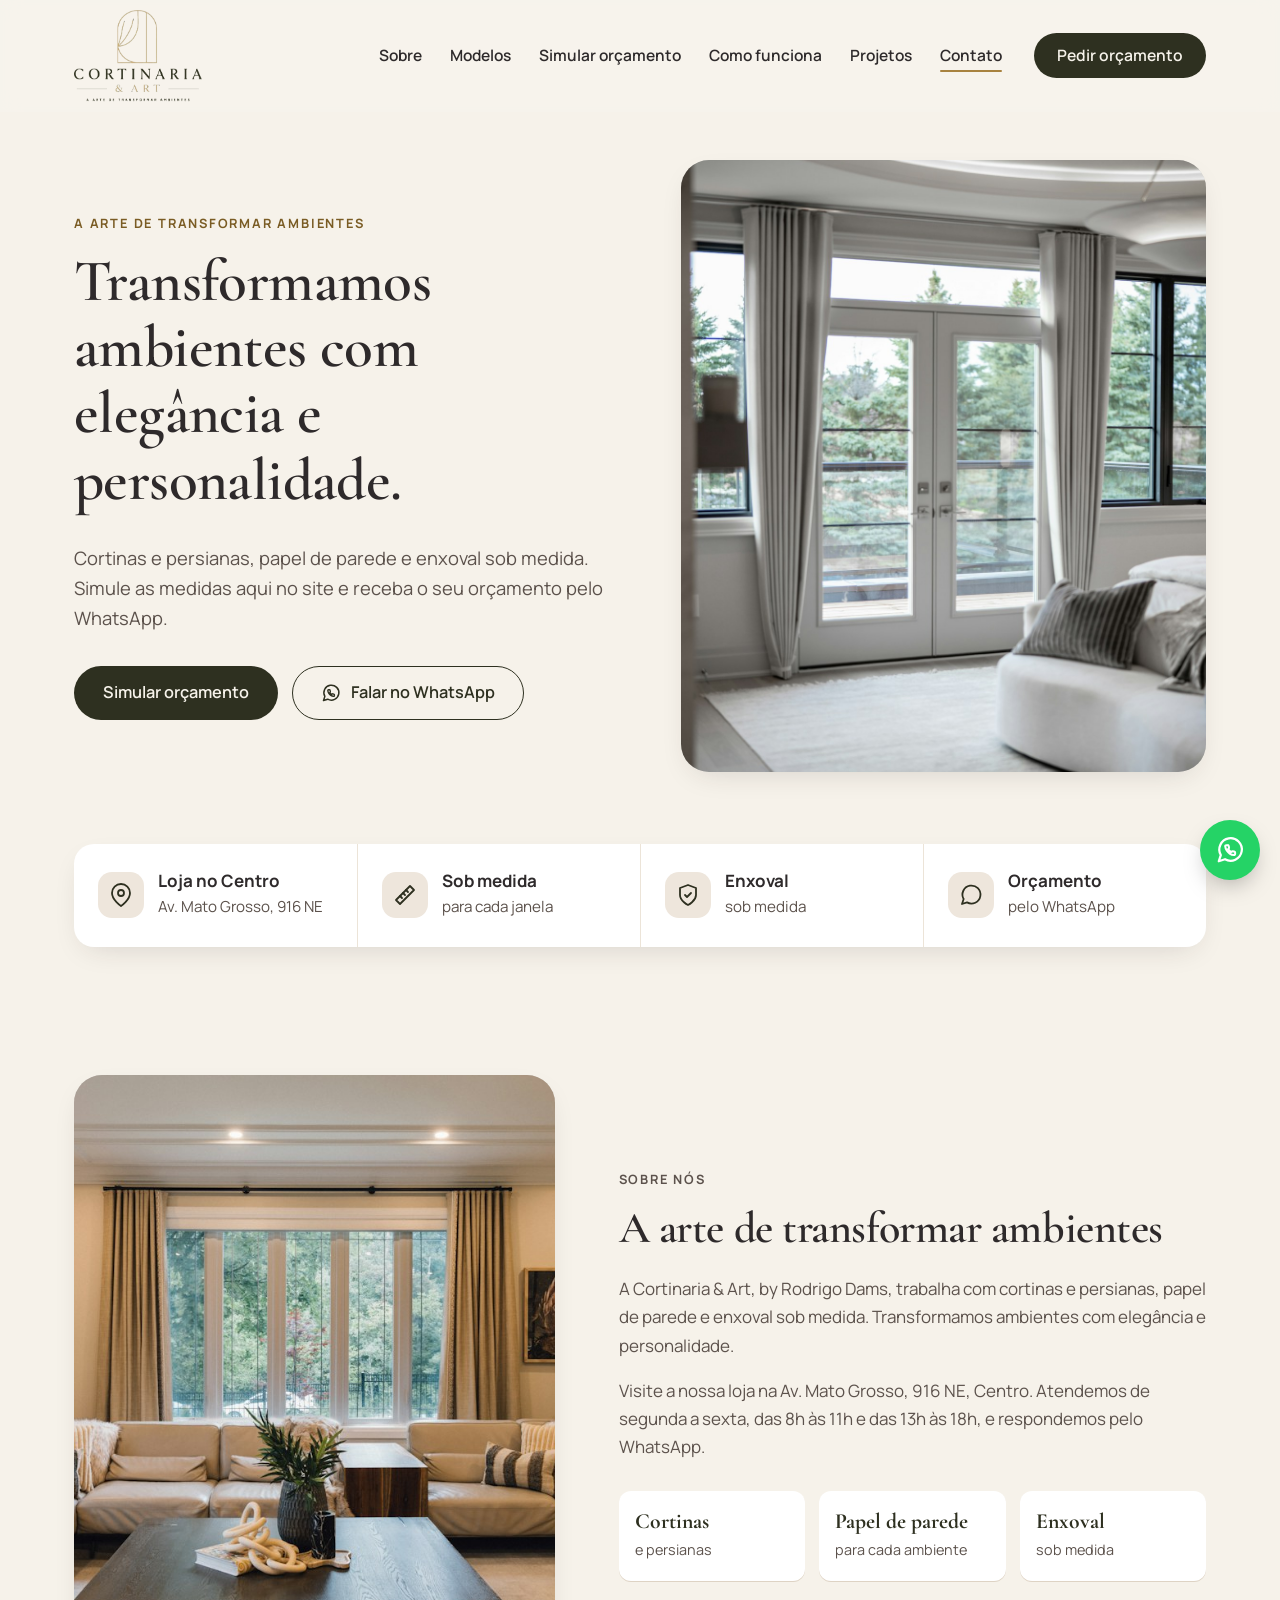
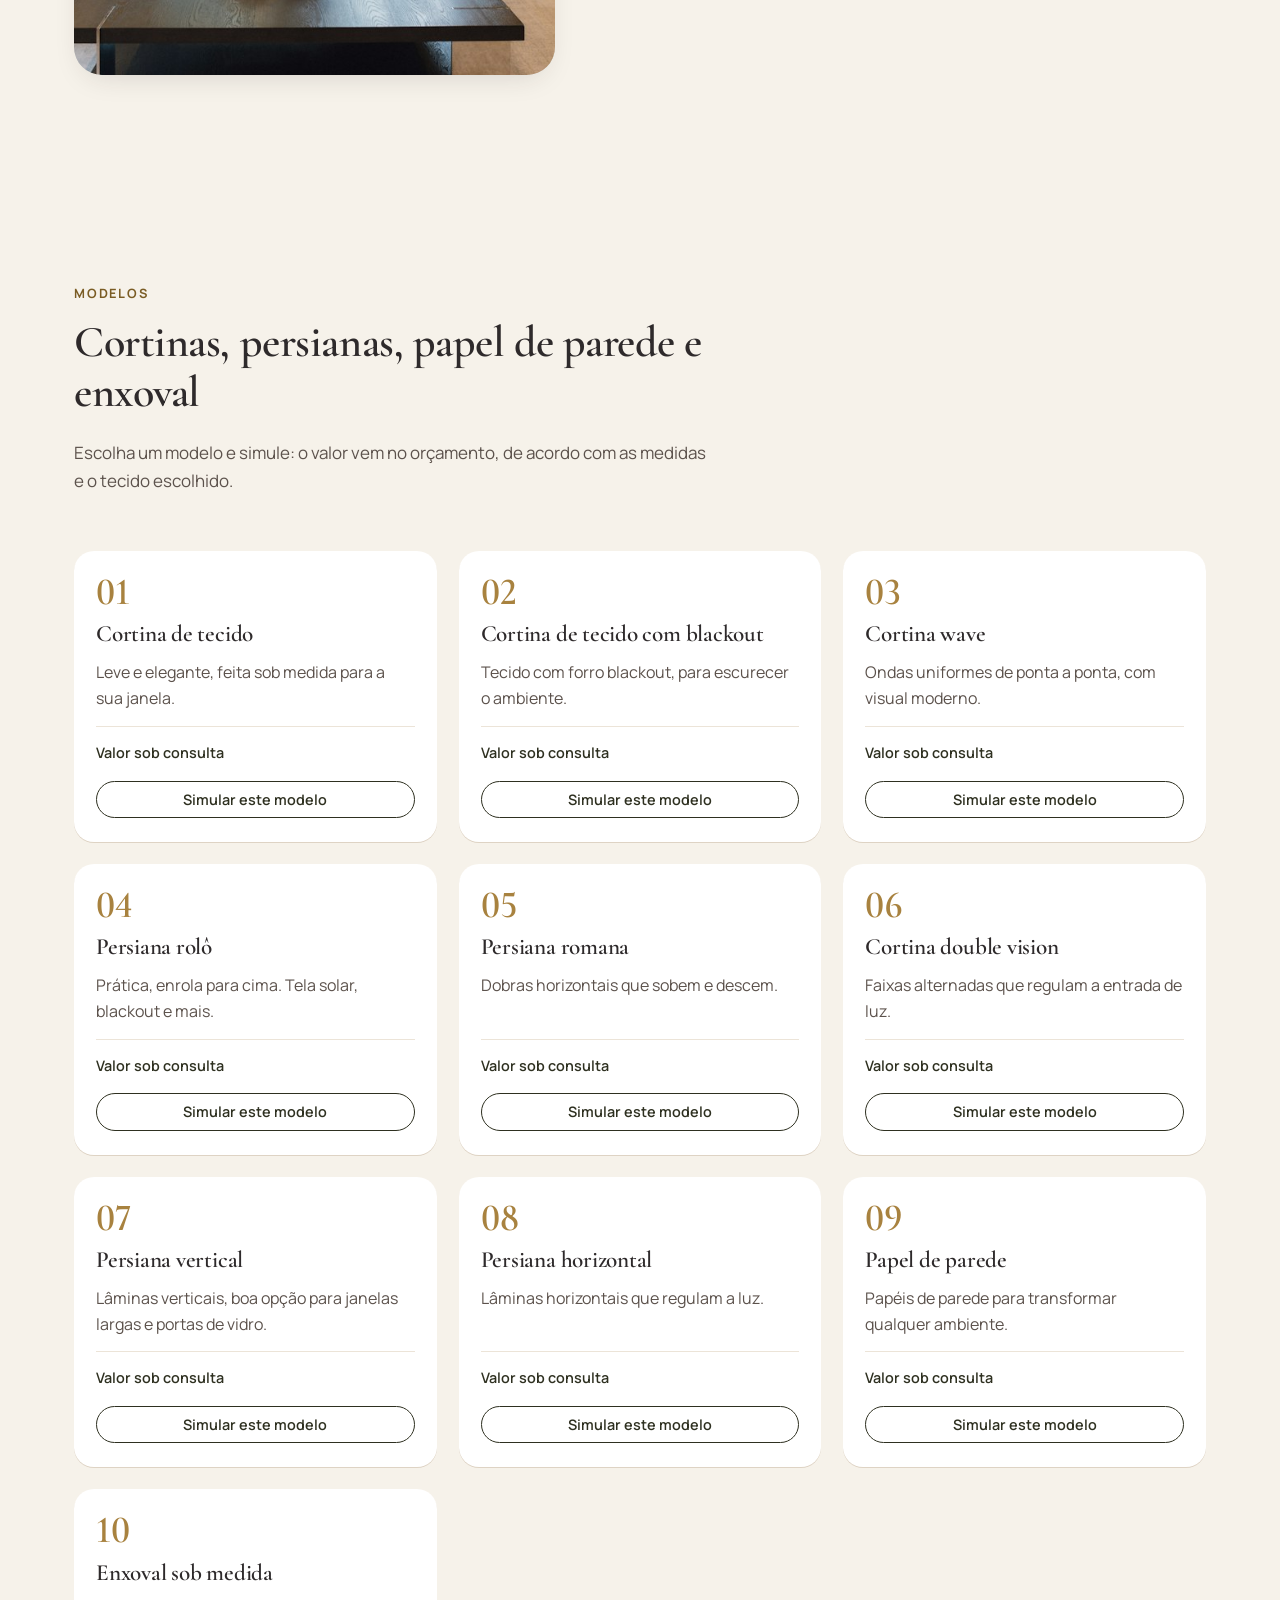
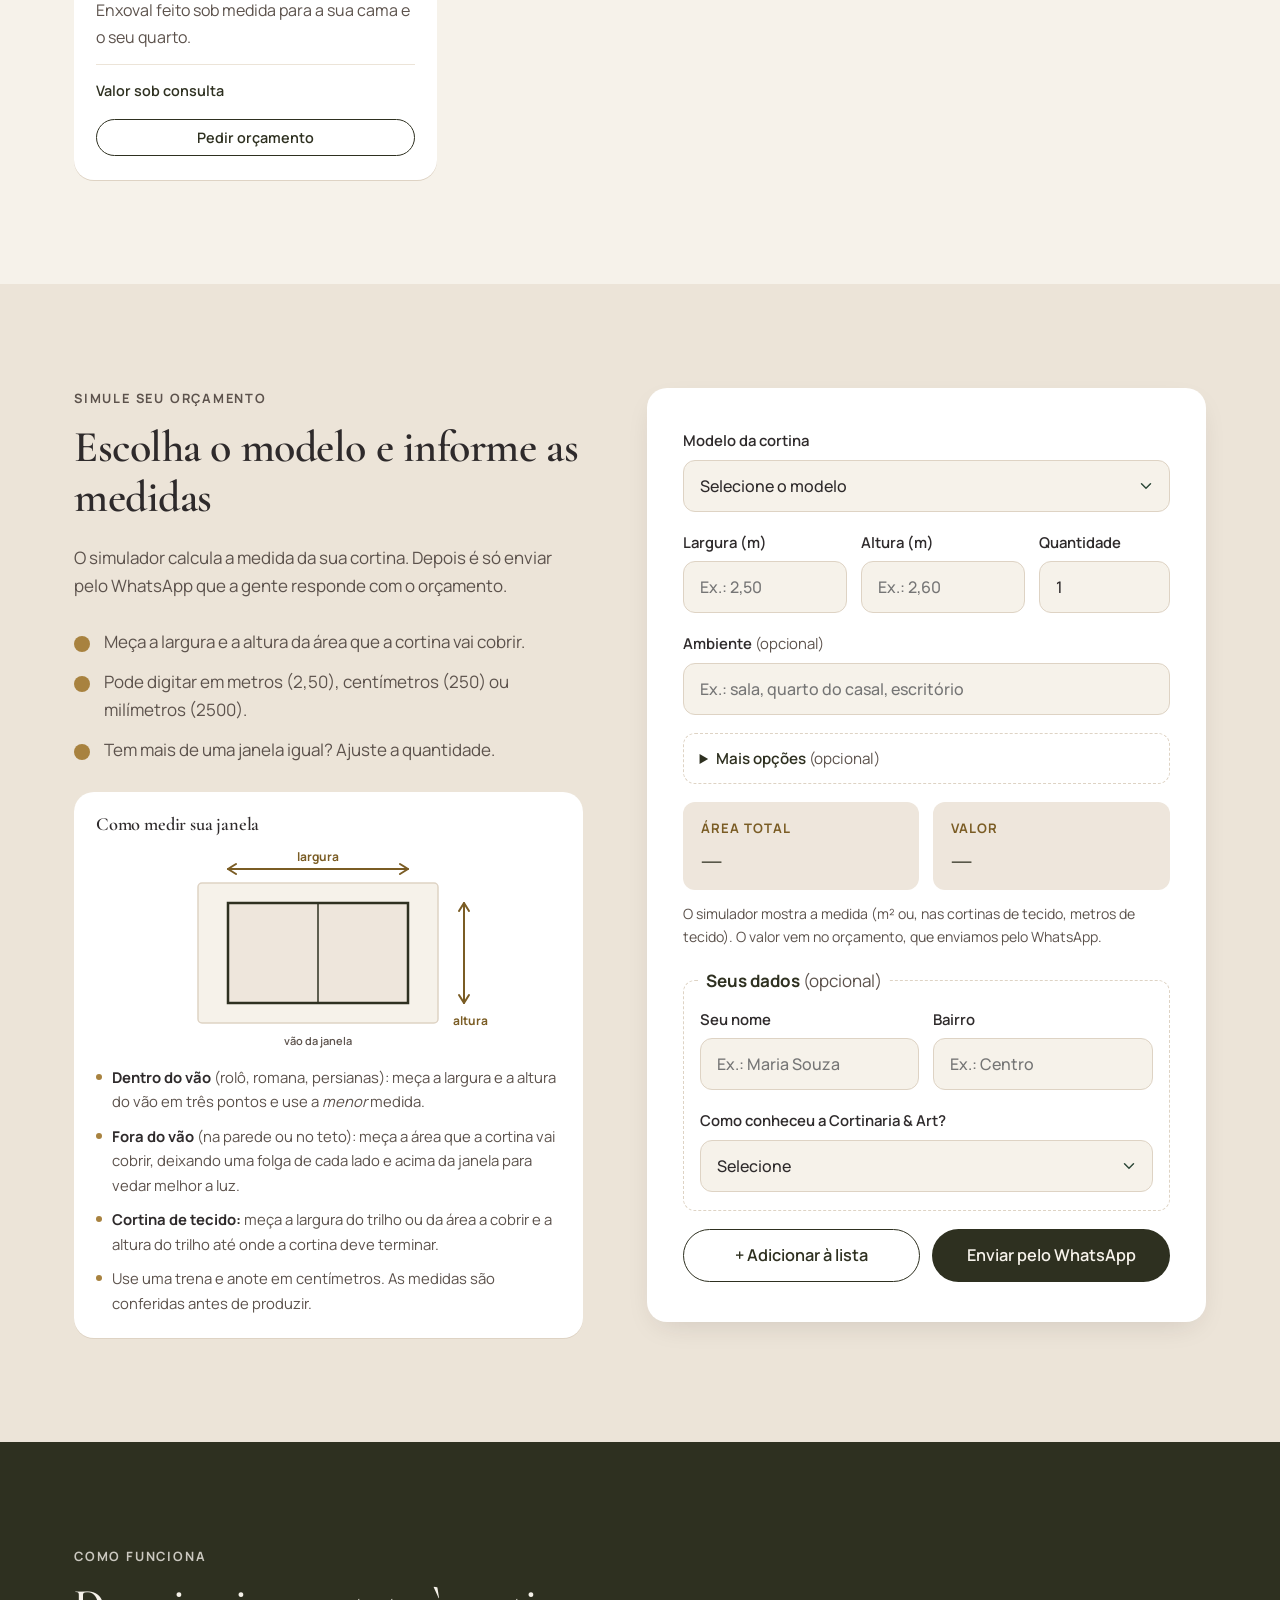
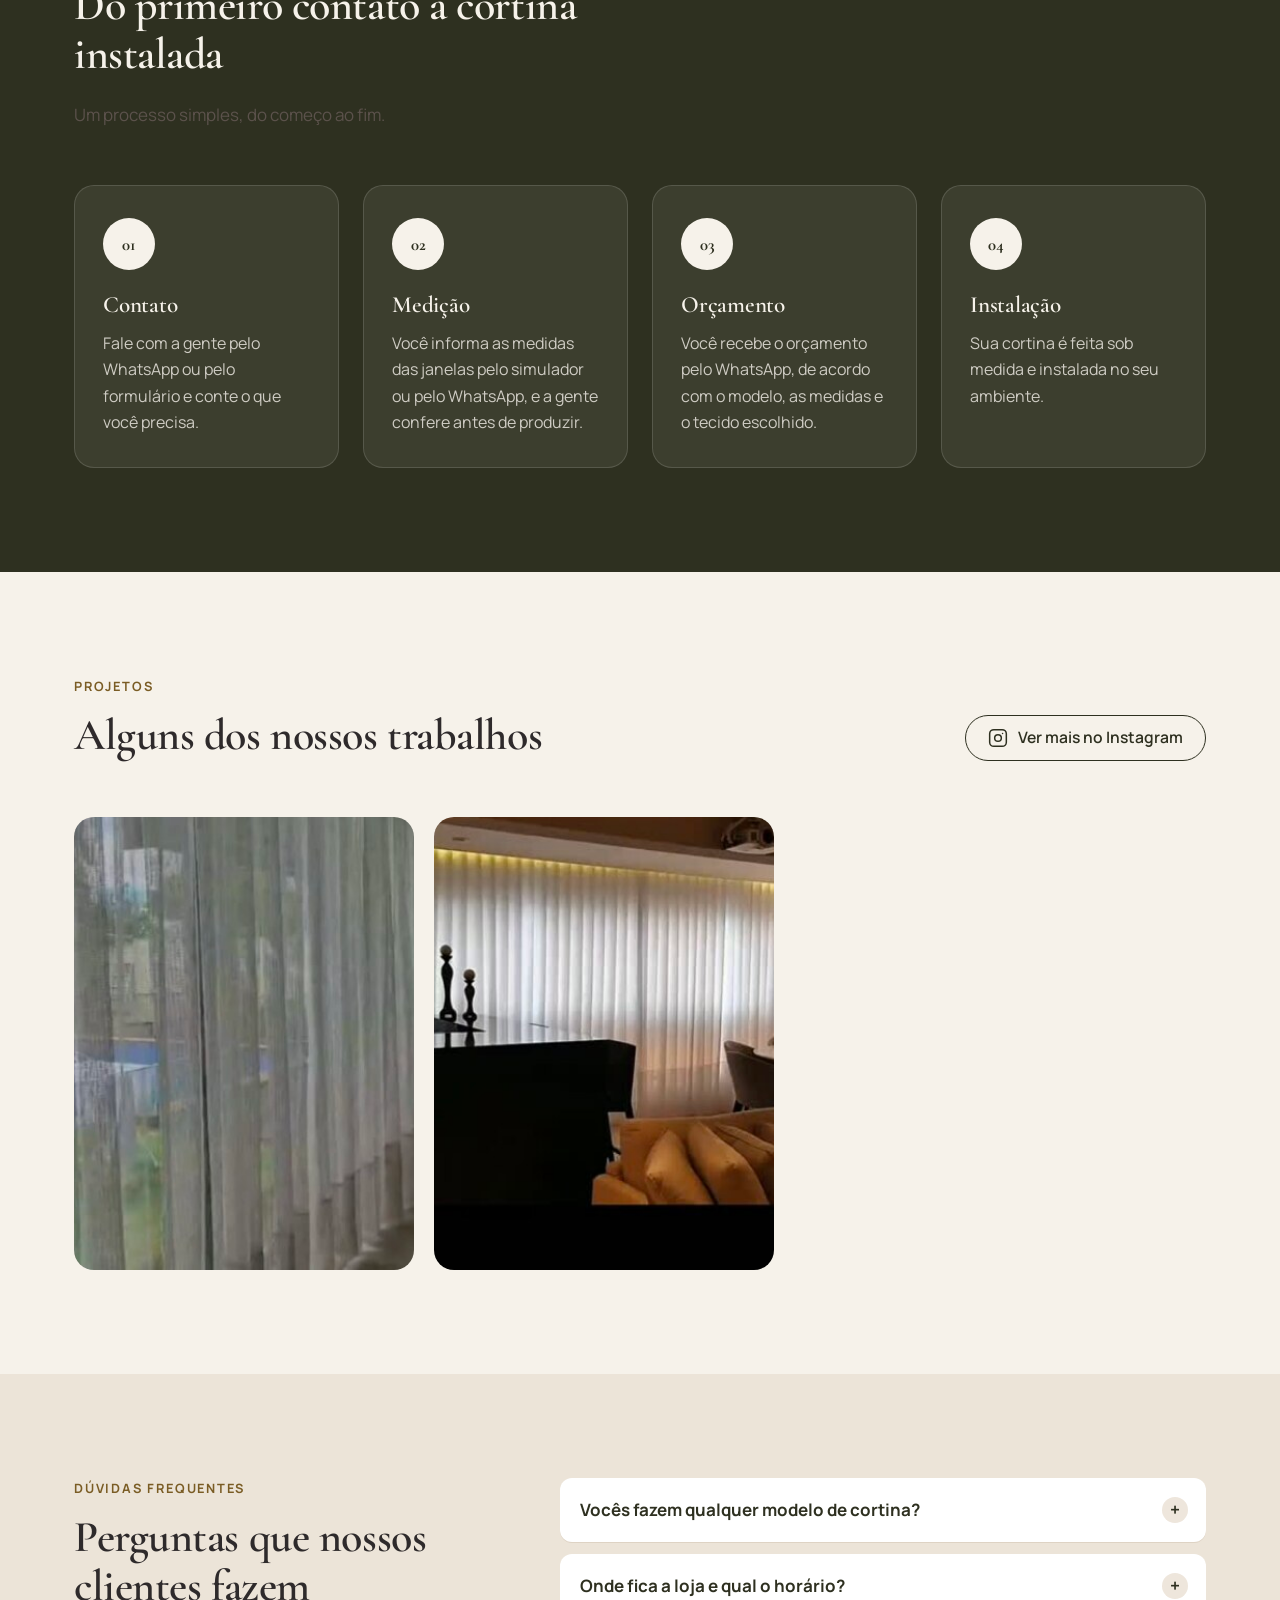
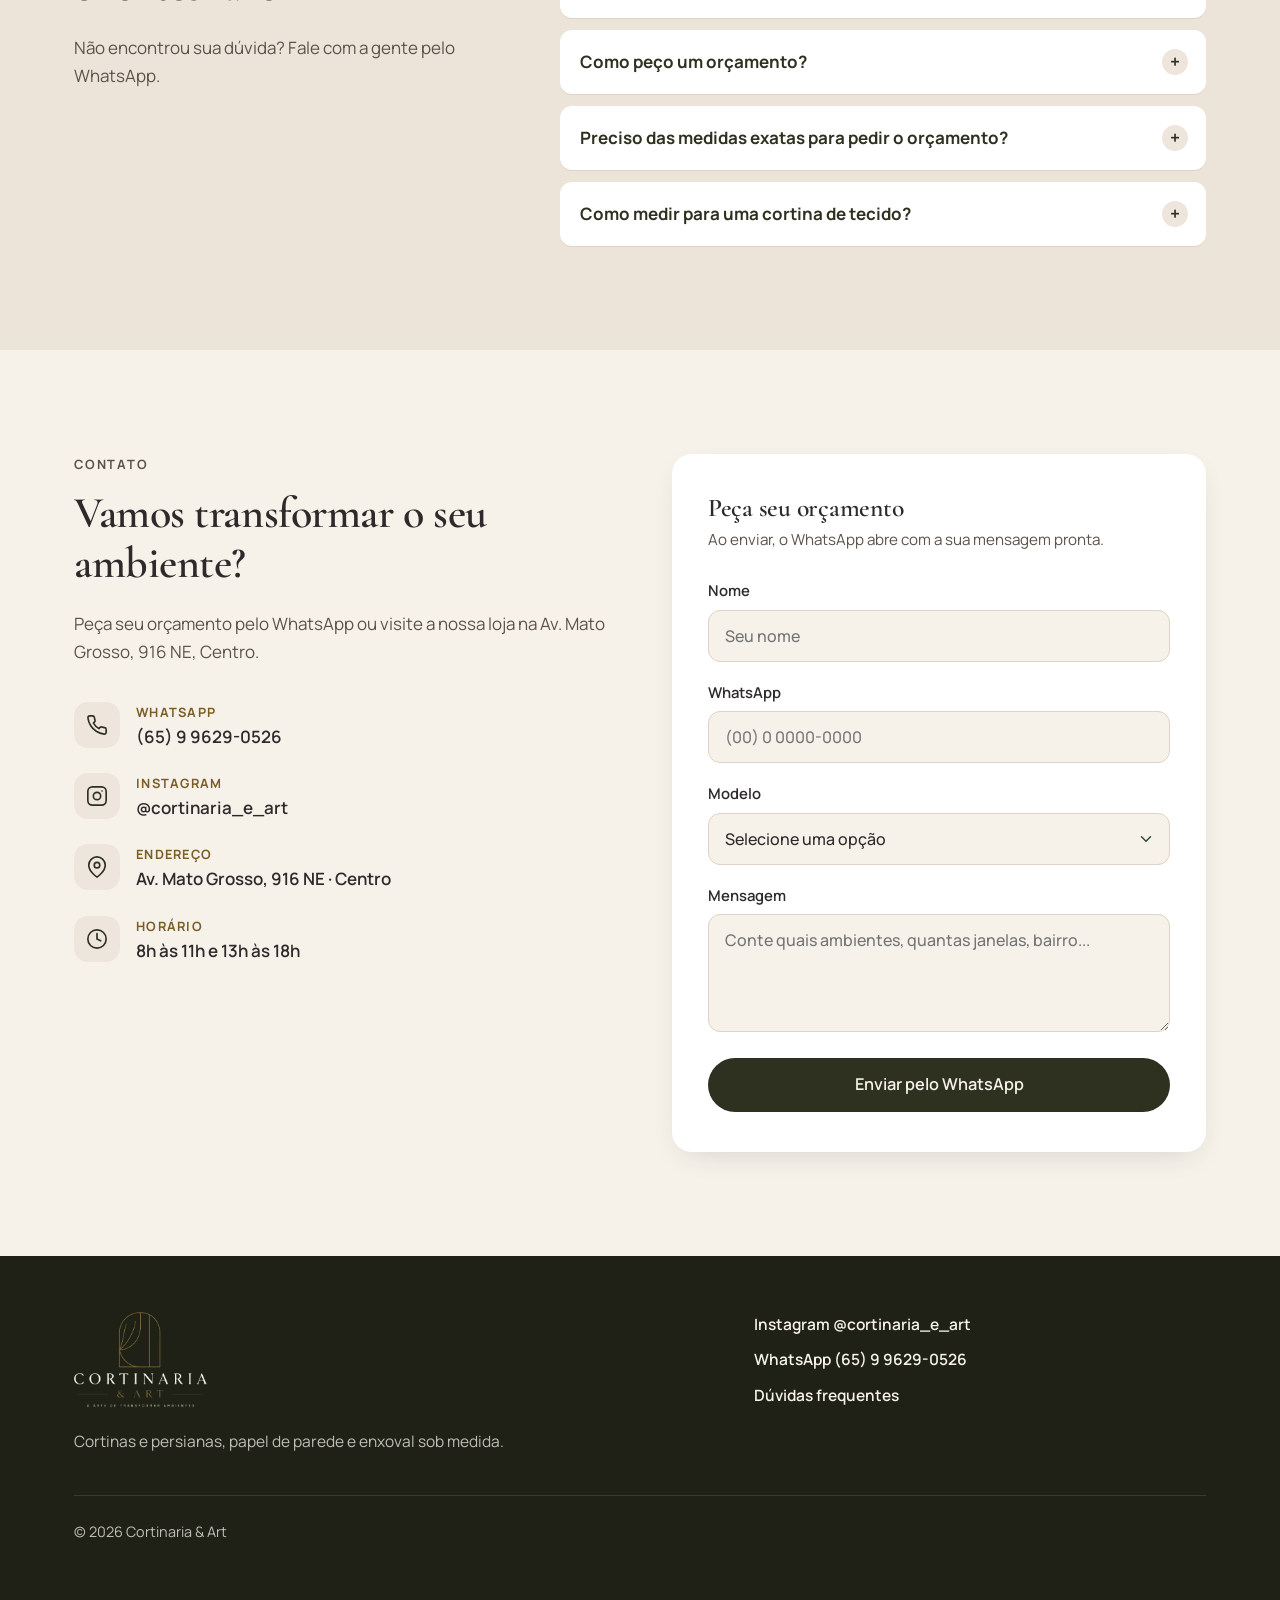
<file: index.html>
<!DOCTYPE html>
<html lang="pt-BR">
<head>
  <meta charset="UTF-8">
  <meta name="viewport" content="width=device-width, initial-scale=1">
  <title>Cortinaria &amp; Art | Cortinas, persianas, papel de parede e enxoval sob medida</title>
  <meta name="description" content="Cortinaria &amp; Art by Rodrigo Dams: cortinas e persianas, papel de parede e enxoval sob medida. A arte de transformar ambientes. Peça seu orçamento pelo WhatsApp.">
  <meta name="theme-color" content="#2E3020">
  <!-- Prévia para apresentar à cliente: fora do Google até ser aprovada. Remova esta linha ao publicar de vez. -->
  <meta name="robots" content="noindex">
  <meta property="og:type" content="website">
  <meta property="og:locale" content="pt_BR">
  <meta property="og:site_name" content="Cortinaria &amp; Art">
  <meta property="og:title" content="Cortinaria &amp; Art | A arte de transformar ambientes">
  <meta property="og:description" content="Cortinas e persianas, papel de parede e enxoval sob medida.">
  <meta property="og:image" content="img/og-image.jpg">
  <meta property="og:image:alt" content="Logo da Cortinaria &amp; Art">
  <meta name="twitter:card" content="summary_large_image">
  <link rel="icon" href="img/favicon.png" type="image/png">
  <link rel="apple-touch-icon" href="img/favicon-180.png">
  <link rel="preconnect" href="https://fonts.googleapis.com">
  <link rel="preconnect" href="https://fonts.gstatic.com" crossorigin>
  <link href="https://fonts.googleapis.com/css2?family=Cormorant+Garamond:wght@500;600;700&family=Manrope:wght@400;500;600;700&display=swap" rel="stylesheet">
  <link rel="stylesheet" href="css/style.css?v=1">
  <script type="application/ld+json">
  {
    "@context": "https://schema.org",
    "@type": "HomeAndConstructionBusiness",
    "name": "Cortinaria & Art",
    "description": "Cortinas e persianas, papel de parede e enxoval sob medida.",
    "telephone": "+55 65 99629-0526",
    "address": {"@type": "PostalAddress", "streetAddress": "Av. Mato Grosso, 916 NE - Centro", "addressCountry": "BR"},
    "sameAs": ["https://www.instagram.com/cortinaria_e_art/"]
  }
  </script>
</head>
<body>

  <a class="skip-link" href="#conteudo">Pular para o conteúdo</a>

  <!-- 1. CABEÇALHO -->
  <header class="header" id="topo">
    <div class="container header__inner">
      <a href="#topo" class="logo" aria-label="Cortinaria &amp; Art, voltar ao início">
        <img src="img/logo-cortinaria.png" alt="Cortinaria &amp; Art – a arte de transformar ambientes" width="762" height="549">
      </a>

      <nav class="nav" id="menu" aria-label="Menu principal">
        <ul class="nav__list">
          <li><a href="#sobre" class="nav__link">Sobre</a></li>
          <li><a href="#modelos" class="nav__link">Modelos</a></li>
          <li><a href="#simulador" class="nav__link">Simular orçamento</a></li>
          <li><a href="#como-funciona" class="nav__link">Como funciona</a></li>
          <li><a href="#projetos" class="nav__link">Projetos</a></li>
          <li><a href="#contato" class="nav__link">Contato</a></li>
        </ul>
        <a href="#contato" class="btn btn--primary nav__cta">Pedir orçamento</a>
      </nav>

      <button class="hamburger" type="button" aria-label="Abrir menu" aria-expanded="false" aria-controls="menu">
        <span></span><span></span><span></span>
      </button>
    </div>
  </header>

  <main id="conteudo">

    <!-- 2. HERO -->
    <section class="hero">
      <div class="container hero__inner">
        <div class="hero__text">
          <p class="eyebrow">A arte de transformar ambientes</p>
          <h1>Transformamos ambientes com elegância e personalidade.</h1>
          <p class="hero__lead">Cortinas e persianas, papel de parede e enxoval sob medida. Simule as medidas aqui no site e receba o seu orçamento pelo WhatsApp.</p>
          <div class="hero__actions">
            <a href="#simulador" class="btn btn--primary btn--lg">Simular orçamento</a>
            <a href="https://wa.me/5565996290526" class="btn btn--outline btn--lg" data-whatsapp data-msg="Olá, Cortinaria &amp; Art! Vim pelo site e gostaria de mais informações." target="_blank" rel="noopener">
              <svg class="icon" viewBox="0 0 24 24" aria-hidden="true"><path d="M3 21l1.65-4.95A9 9 0 1 1 8 19.4L3 21z"/><g transform="translate(7.3 7.3) scale(.4)" stroke-width="4"><path d="M22 16.92v3a2 2 0 0 1-2.18 2 19.79 19.79 0 0 1-8.63-3.07 19.5 19.5 0 0 1-6-6 19.79 19.79 0 0 1-3.07-8.67A2 2 0 0 1 4.11 2h3a2 2 0 0 1 2 1.72 12.84 12.84 0 0 0 .7 2.81 2 2 0 0 1-.45 2.11L8.09 9.91a16 16 0 0 0 6 6l1.27-1.27a2 2 0 0 1 2.11-.45 12.84 12.84 0 0 0 2.81.7A2 2 0 0 1 22 16.92z"/></g></svg>
              Falar no WhatsApp
            </a>
          </div>
        </div>
        <figure class="hero__media media" data-label="Foto grande: ambiente com cortina instalada (img/hero.jpg)">
          <img src="img/hero.jpg" alt="Sala com cortinas de tecido (foto ilustrativa)" fetchpriority="high">
        </figure>
      </div>
    </section>

    <!-- 3. DIFERENCIAIS -->
    <section class="perks" aria-label="Nossos diferenciais">
      <div class="container">
        <ul class="perks__list">
          <li class="perk">
            <svg class="perk__icon" viewBox="0 0 24 24" aria-hidden="true"><path d="M21 10c0 7-9 13-9 13s-9-6-9-13a9 9 0 0 1 18 0z"/><circle cx="12" cy="10" r="3"/></svg>
            <div><strong>Loja no Centro</strong><span>Av. Mato Grosso, 916 NE</span></div>
          </li>
          <li class="perk">
            <svg class="perk__icon" viewBox="0 0 24 24" aria-hidden="true"><path d="M3 17 17 3l4 4L7 21z"/><path d="m7 13 2 2M10 10l2 2M13 7l2 2"/></svg>
            <div><strong>Sob medida</strong><span>para cada janela</span></div>
          </li>
          <li class="perk">
            <svg class="perk__icon" viewBox="0 0 24 24" aria-hidden="true"><path d="M12 22s8-4 8-10V5l-8-3-8 3v7c0 6 8 10 8 10z"/><path d="m9 12 2 2 4-4"/></svg>
            <div><strong>Enxoval</strong><span>sob medida</span></div>
          </li>
          <li class="perk">
            <svg class="perk__icon" viewBox="0 0 24 24" aria-hidden="true"><path d="M3 21l1.65-4.95A9 9 0 1 1 8 19.4L3 21z"/></svg>
            <div><strong>Orçamento</strong><span>pelo WhatsApp</span></div>
          </li>
        </ul>
      </div>
    </section>

    <!-- SOBRE NÓS -->
    <section class="section" id="sobre">
      <div class="container sobre">
        <figure class="media sobre__media" data-label="Foto: ambiente com cortina (img/sobre.jpg)">
          <img src="img/sobre.jpg" alt="Sala com cortinas sob medida (foto ilustrativa)" loading="lazy">
        </figure>
        <div class="sobre__texto">
          <p class="eyebrow">Sobre nós</p>
          <h2>A arte de transformar ambientes</h2>
          <p>A Cortinaria &amp; Art, by Rodrigo Dams, trabalha com cortinas e persianas, papel de parede e enxoval sob medida. Transformamos ambientes com elegância e personalidade.</p>
          <p>Visite a nossa loja na Av. Mato Grosso, 916 NE, Centro. Atendemos de segunda a sexta, das 8h às 11h e das 13h às 18h, e respondemos pelo WhatsApp.</p>
          <ul class="sobre__destaques">
            <li><strong>Cortinas</strong><span>e persianas</span></li>
            <li><strong>Papel de parede</strong><span>para cada ambiente</span></li>
            <li><strong>Enxoval</strong><span>sob medida</span></li>
          </ul>
        </div>
      </div>
    </section>

    <!-- 4. MODELOS -->
    <section class="section" id="modelos">
      <div class="container">
        <div class="section__head">
          <p class="eyebrow">Modelos</p>
          <h2>Cortinas, persianas, papel de parede e enxoval</h2>
          <p>Escolha um modelo e simule: o valor vem no orçamento, de acordo com as medidas e o tecido escolhido.</p>
        </div>

        <div class="products">
          <article class="card product">
            <div class="product__body">
              <span class="product__num" aria-hidden="true">01</span>
              <h3>Cortina de tecido</h3>
              <p>Leve e elegante, feita sob medida para a sua janela.</p>
              <p class="product__price">Valor sob consulta</p>
              <button type="button" class="btn btn--outline btn--sm product__sim" data-modelo="Cortina de tecido">Simular este modelo</button>
            </div>
          </article>
          <article class="card product">
            <div class="product__body">
              <span class="product__num" aria-hidden="true">02</span>
              <h3>Cortina de tecido com blackout</h3>
              <p>Tecido com forro blackout, para escurecer o ambiente.</p>
              <p class="product__price">Valor sob consulta</p>
              <button type="button" class="btn btn--outline btn--sm product__sim" data-modelo="Cortina de tecido com blackout">Simular este modelo</button>
            </div>
          </article>
          <article class="card product">
            <div class="product__body">
              <span class="product__num" aria-hidden="true">03</span>
              <h3>Cortina wave</h3>
              <p>Ondas uniformes de ponta a ponta, com visual moderno.</p>
              <p class="product__price">Valor sob consulta</p>
              <button type="button" class="btn btn--outline btn--sm product__sim" data-modelo="Cortina wave">Simular este modelo</button>
            </div>
          </article>
          <article class="card product">
            <div class="product__body">
              <span class="product__num" aria-hidden="true">04</span>
              <h3>Persiana rolô</h3>
              <p>Prática, enrola para cima. Tela solar, blackout e mais.</p>
              <p class="product__price">Valor sob consulta</p>
              <button type="button" class="btn btn--outline btn--sm product__sim" data-modelo="Persiana rolô">Simular este modelo</button>
            </div>
          </article>
          <article class="card product">
            <div class="product__body">
              <span class="product__num" aria-hidden="true">05</span>
              <h3>Persiana romana</h3>
              <p>Dobras horizontais que sobem e descem.</p>
              <p class="product__price">Valor sob consulta</p>
              <button type="button" class="btn btn--outline btn--sm product__sim" data-modelo="Persiana romana">Simular este modelo</button>
            </div>
          </article>
          <article class="card product">
            <div class="product__body">
              <span class="product__num" aria-hidden="true">06</span>
              <h3>Cortina double vision</h3>
              <p>Faixas alternadas que regulam a entrada de luz.</p>
              <p class="product__price">Valor sob consulta</p>
              <button type="button" class="btn btn--outline btn--sm product__sim" data-modelo="Cortina double vision">Simular este modelo</button>
            </div>
          </article>
          <article class="card product">
            <div class="product__body">
              <span class="product__num" aria-hidden="true">07</span>
              <h3>Persiana vertical</h3>
              <p>Lâminas verticais, boa opção para janelas largas e portas de vidro.</p>
              <p class="product__price">Valor sob consulta</p>
              <button type="button" class="btn btn--outline btn--sm product__sim" data-modelo="Persiana vertical">Simular este modelo</button>
            </div>
          </article>
          <article class="card product">
            <div class="product__body">
              <span class="product__num" aria-hidden="true">08</span>
              <h3>Persiana horizontal</h3>
              <p>Lâminas horizontais que regulam a luz.</p>
              <p class="product__price">Valor sob consulta</p>
              <button type="button" class="btn btn--outline btn--sm product__sim" data-modelo="Persiana horizontal">Simular este modelo</button>
            </div>
          </article>
          <article class="card product">
            <div class="product__body">
              <span class="product__num" aria-hidden="true">09</span>
              <h3>Papel de parede</h3>
              <p>Papéis de parede para transformar qualquer ambiente.</p>
              <p class="product__price">Valor sob consulta</p>
              <button type="button" class="btn btn--outline btn--sm product__sim" data-modelo="Papel de parede">Simular este modelo</button>
            </div>
          </article>
          <article class="card product">
            <div class="product__body">
              <span class="product__num" aria-hidden="true">10</span>
              <h3>Enxoval sob medida</h3>
              <p>Enxoval feito sob medida para a sua cama e o seu quarto.</p>
              <p class="product__price">Valor sob consulta</p>
              <a href="https://wa.me/5565996290526" class="btn btn--outline btn--sm product__sim" data-whatsapp data-msg="Olá, Cortinaria &amp; Art! Vim pelo site e gostaria de um orçamento de enxoval sob medida." target="_blank" rel="noopener">Pedir orçamento</a>
            </div>
          </article>
        </div>
      </div>
    </section>

    <!-- 4b. SIMULADOR DE ORÇAMENTO -->
    <section class="section section--soft" id="simulador">
      <div class="container sim">
        <div class="sim__intro">
          <p class="eyebrow">Simule seu orçamento</p>
          <h2>Escolha o modelo e informe as medidas</h2>
          <p>O simulador calcula a medida da sua cortina. Depois é só enviar pelo WhatsApp que a gente responde com o orçamento.</p>
          <ul class="sim__tips">
            <li>Meça a largura e a altura da área que a cortina vai cobrir.</li>
            <li>Pode digitar em metros (2,50), centímetros (250) ou milímetros (2500).</li>
            <li>Tem mais de uma janela igual? Ajuste a quantidade.</li>
          </ul>
          <div class="medir">
            <h3>Como medir sua janela</h3>
            <svg class="medir__desenho" viewBox="0 0 340 210" role="img" aria-label="Desenho de uma janela mostrando onde medir a largura e a altura">
              <rect x="40" y="38" width="240" height="140" rx="4" class="medir__parede"/>
              <rect x="70" y="58" width="180" height="100" class="medir__vao"/>
              <line x1="160" y1="58" x2="160" y2="158" class="medir__divisao"/>
              <line x1="70" y1="24" x2="250" y2="24" class="medir__seta"/>
              <polyline points="78,19 70,24 78,29" class="medir__seta"/>
              <polyline points="242,19 250,24 242,29" class="medir__seta"/>
              <text x="160" y="16" class="medir__texto">largura</text>
              <line x1="306" y1="58" x2="306" y2="158" class="medir__seta"/>
              <polyline points="301,66 306,58 311,66" class="medir__seta"/>
              <polyline points="301,150 306,158 311,150" class="medir__seta"/>
              <text x="312" y="180" class="medir__texto">altura</text>
              <text x="160" y="200" class="medir__legenda">vão da janela</text>
            </svg>
            <ul class="medir__passos">
              <li><strong>Dentro do vão</strong> (rolô, romana, persianas): meça a largura e a altura do vão em três pontos e use a <em>menor</em> medida.</li>
              <li><strong>Fora do vão</strong> (na parede ou no teto): meça a área que a cortina vai cobrir, deixando uma folga de cada lado e acima da janela para vedar melhor a luz.</li>
              <li><strong>Cortina de tecido:</strong> meça a largura do trilho ou da área a cobrir e a altura do trilho até onde a cortina deve terminar.</li>
              <li>Use uma trena e anote em centímetros. As medidas são conferidas antes de produzir.</li>
            </ul>
          </div>
        </div>

        <form class="card form sim__form" id="form-simulador" novalidate>
          <div class="field">
            <label for="sim-modelo">Modelo da cortina</label>
            <select id="sim-modelo" name="modelo" required>
              <option value="" disabled selected>Selecione o modelo</option>
              <optgroup label="Cortinas">
                <option data-calculo="tecido">Cortina de tecido</option>
                <option data-calculo="tecido">Cortina de tecido com blackout</option>
                <option data-calculo="tecido">Cortina wave</option>
                <option>Persiana rolô</option>
                <option>Persiana romana</option>
                <option>Cortina double vision</option>
              </optgroup>
              <optgroup label="Persianas">
                <option>Persiana vertical</option>
                <option>Persiana horizontal</option>
              </optgroup>
              <optgroup label="Papel de parede">
                <option>Papel de parede</option>
              </optgroup>
              <optgroup label="Outros">
                <option>Outro modelo</option>
              </optgroup>
            </select>
          </div>

          <div class="sim__row">
            <div class="field">
              <label for="sim-largura">Largura (m)</label>
              <input type="text" id="sim-largura" name="largura" inputmode="decimal" maxlength="7" autocomplete="off" placeholder="Ex.: 2,50" required>
            </div>
            <div class="field">
              <label for="sim-altura">Altura (m)</label>
              <input type="text" id="sim-altura" name="altura" inputmode="decimal" maxlength="7" autocomplete="off" placeholder="Ex.: 2,60" required>
            </div>
            <div class="field sim__qtd">
              <label for="sim-qtd">Quantidade</label>
              <input type="text" id="sim-qtd" name="quantidade" inputmode="numeric" maxlength="2" autocomplete="off" value="1" required>
            </div>
          </div>

          <div class="field">
            <label for="sim-ambiente">Ambiente <span class="field__opt">(opcional)</span></label>
            <input type="text" id="sim-ambiente" name="ambiente" placeholder="Ex.: sala, quarto do casal, escritório">
          </div>

          <!-- Acessório opcional: aparece só nos modelos com data-guia (cortina rolô) -->
          <label class="sim__opcional" id="sim-guia-campo" hidden>
            <input type="checkbox" id="sim-guia" name="guia">
            Incluir guia <span class="field__opt">(opcional)</span>
          </label>

          <details class="sim__extras">
            <summary>Mais opções <span class="field__opt">(opcional)</span></summary>
            <div class="sim__row sim__row--2">
              <div class="field">
                <label for="sim-acionamento">Acionamento</label>
                <select id="sim-acionamento" name="acionamento">
                  <option value="">Tanto faz</option>
                  <option>Manual</option>
                  <option>Motorizado</option>
                </select>
              </div>
              <div class="field">
                <label for="sim-comando">Lado do comando</label>
                <select id="sim-comando" name="comando">
                  <option value="">Tanto faz</option>
                  <option>Esquerdo</option>
                  <option>Direito</option>
                </select>
              </div>
              <div class="field">
                <label for="sim-instalacao">Instalação</label>
                <select id="sim-instalacao" name="instalacao">
                  <option value="">Não sei</option>
                  <option>Dentro do vão</option>
                  <option>Fora do vão (na parede)</option>
                  <option>No teto</option>
                </select>
              </div>
              <div class="field">
                <label for="sim-cor">Cor ou tecido</label>
                <input type="text" id="sim-cor" name="cor" placeholder="Ex.: linho bege, blackout branco">
              </div>
            </div>
          </details>

          <div class="sim__result" aria-live="polite">
            <div>
              <span id="sim-area-rotulo">Área total</span>
              <strong id="sim-area">—</strong>
            </div>
            <div>
              <span>Valor</span>
              <strong id="sim-valor">—</strong>
            </div>
          </div>
          <p class="sim__note sim__calculo" id="sim-calculo" hidden></p>
          <p class="sim__condicoes" id="sim-condicoes" hidden></p>
          <p class="sim__note" id="sim-nota">O simulador mostra a medida (m² ou, nas cortinas de tecido, metros de tecido). O valor vem no orçamento, que enviamos pelo WhatsApp.</p>

          <fieldset class="sim__cliente">
            <legend>Seus dados <span class="field__opt">(opcional)</span></legend>
            <div class="sim__row sim__row--2">
              <div class="field">
                <label for="sim-cliente">Seu nome</label>
                <input type="text" id="sim-cliente" name="cliente" autocomplete="name" maxlength="60" placeholder="Ex.: Maria Souza">
              </div>
              <div class="field">
                <label for="sim-bairro">Bairro</label>
                <input type="text" id="sim-bairro" name="bairro" maxlength="40" placeholder="Ex.: Centro">
              </div>
            </div>
            <div class="field">
              <label for="sim-origem">Como conheceu a Cortinaria &amp; Art?</label>
              <select id="sim-origem" name="origem">
                <option value="">Selecione</option>
                <option>Instagram</option>
                <option>Google</option>
                <option>Indicação de amigo ou parente</option>
                <option>Arquiteto ou decorador</option>
                <option>Já sou cliente</option>
                <option>Outro</option>
              </select>
            </div>
          </fieldset>

          <p class="form__error" role="alert" hidden></p>

          <div class="sim__actions">
            <button type="button" class="btn btn--outline btn--lg" id="sim-adicionar">+ Adicionar à lista</button>
            <button type="submit" class="btn btn--primary btn--lg">Enviar pelo WhatsApp</button>
          </div>

          <div class="sim__lista" id="sim-lista" hidden>
            <h3>Sua lista de orçamento</h3>
            <ul id="sim-itens"></ul>
            <p class="sim__total">Valor: <strong id="sim-total">—</strong></p>
            <p class="sim__condicoes" id="sim-total-condicoes" hidden></p>
            <p class="sim__note">Tem mais janelas? Preencha as medidas acima e clique em "Adicionar à lista". Ao enviar, a lista inteira vai em uma única mensagem.</p>
          </div>
        </form>
      </div>
    </section>

    <!-- 5. COMO FUNCIONA -->
    <section class="section section--green" id="como-funciona">
      <div class="container">
        <div class="section__head">
          <p class="eyebrow eyebrow--light">Como funciona</p>
          <h2>Do primeiro contato à cortina instalada</h2>
          <p>Um processo simples, do começo ao fim.</p>
        </div>

        <ol class="steps">
          <li class="step">
            <span class="step__num" aria-hidden="true">01</span>
            <h3>Contato</h3>
            <p>Fale com a gente pelo WhatsApp ou pelo formulário e conte o que você precisa.</p>
          </li>
          <li class="step">
            <span class="step__num" aria-hidden="true">02</span>
            <h3>Medição</h3>
            <p>Você informa as medidas das janelas pelo simulador ou pelo WhatsApp, e a gente confere antes de produzir.</p>
          </li>
          <li class="step">
            <span class="step__num" aria-hidden="true">03</span>
            <h3>Orçamento</h3>
            <p>Você recebe o orçamento pelo WhatsApp, de acordo com o modelo, as medidas e o tecido escolhido.</p>
          </li>
          <li class="step">
            <span class="step__num" aria-hidden="true">04</span>
            <h3>Instalação</h3>
            <p>Sua cortina é feita sob medida e instalada no seu ambiente.</p>
          </li>
        </ol>
      </div>
    </section>

    <!-- 6. PROJETOS -->
    <section class="section" id="projetos">
      <div class="container">
        <div class="section__head section__head--row">
          <div>
            <p class="eyebrow">Projetos</p>
            <h2>Alguns dos nossos trabalhos</h2>
          </div>
          <a href="https://www.instagram.com/cortinaria_e_art/" class="btn btn--outline" target="_blank" rel="noopener" data-instagram>
            <svg class="icon" viewBox="0 0 24 24" aria-hidden="true"><rect x="2" y="2" width="20" height="20" rx="5"/><circle cx="12" cy="12" r="4"/><path d="M17.5 6.5h.01"/></svg>
            Ver mais no Instagram
          </a>
        </div>

        <div class="gallery gallery--2">
          <figure class="media gallery__item" data-label="Cortina de tecido em janela ampla">
            <img src="img/projeto-01.jpg" alt="Cortina de tecido em janela ampla, trabalho da Cortinaria &amp; Art" loading="lazy">
          </figure>
          <figure class="media gallery__item" data-label="Persiana vertical em sala com iluminação">
            <img src="img/projeto-02.jpg" alt="Persiana vertical em sala com iluminação, trabalho da Cortinaria &amp; Art" loading="lazy">
          </figure>
        </div>
      </div>
    </section>

    <!-- PERGUNTAS FREQUENTES -->
    <section class="section section--soft" id="duvidas">
      <div class="container faq">
        <div class="section__head">
          <p class="eyebrow">Dúvidas frequentes</p>
          <h2>Perguntas que nossos clientes fazem</h2>
          <p>Não encontrou sua dúvida? Fale com a gente pelo WhatsApp.</p>
        </div>

        <div class="faq__lista">
          <details class="faq__item">
            <summary>Vocês fazem qualquer modelo de cortina?</summary>
            <p>Trabalhamos com cortinas e persianas, papel de parede e enxoval sob medida. Se o modelo que você procura não está na lista, é só chamar no WhatsApp.</p>
          </details>
          <details class="faq__item">
            <summary>Onde fica a loja e qual o horário?</summary>
            <p>Na Av. Mato Grosso, 916 NE, Centro. Atendemos das 8h às 11h e das 13h às 18h.</p>
          </details>
          <details class="faq__item">
            <summary>Como peço um orçamento?</summary>
            <p>Use o simulador aqui do site: escolha o modelo, informe as medidas e envie pelo WhatsApp. Se preferir, chame direto no WhatsApp e conte o que você precisa.</p>
          </details>
          <details class="faq__item">
            <summary>Preciso das medidas exatas para pedir o orçamento?</summary>
            <p>Não. Medidas aproximadas já servem para o orçamento. As medidas finais são conferidas antes de produzir a cortina.</p>
          </details>
          <details class="faq__item">
            <summary>Como medir para uma cortina de tecido?</summary>
            <p>Meça a largura do trilho ou da área que a cortina vai cobrir e a altura do trilho até onde a cortina deve terminar. Use uma trena e anote em centímetros.</p>
          </details>
        </div>
      </div>
    </section>

    <!-- 7. CONTATO -->
    <section class="section" id="contato">
      <div class="container contact">
        <div class="contact__info">
          <p class="eyebrow">Contato</p>
          <h2>Vamos transformar o seu ambiente?</h2>
          <p>Peça seu orçamento pelo WhatsApp ou visite a nossa loja na Av. Mato Grosso, 916 NE, Centro.</p>

          <ul class="contact__list">
            <li>
              <svg class="icon" viewBox="0 0 24 24" aria-hidden="true"><path d="M22 16.92v3a2 2 0 0 1-2.18 2 19.79 19.79 0 0 1-8.63-3.07 19.5 19.5 0 0 1-6-6 19.79 19.79 0 0 1-3.07-8.67A2 2 0 0 1 4.11 2h3a2 2 0 0 1 2 1.72 12.84 12.84 0 0 0 .7 2.81 2 2 0 0 1-.45 2.11L8.09 9.91a16 16 0 0 0 6 6l1.27-1.27a2 2 0 0 1 2.11-.45 12.84 12.84 0 0 0 2.81.7A2 2 0 0 1 22 16.92z"/></svg>
              <div><span>WhatsApp</span><a href="https://wa.me/5565996290526" data-whatsapp target="_blank" rel="noopener">(65) 9 9629-0526</a></div>
            </li>
            <li>
              <svg class="icon" viewBox="0 0 24 24" aria-hidden="true"><rect x="2" y="2" width="20" height="20" rx="5"/><circle cx="12" cy="12" r="4"/><path d="M17.5 6.5h.01"/></svg>
              <div><span>Instagram</span><a href="https://www.instagram.com/cortinaria_e_art/" data-instagram target="_blank" rel="noopener">@cortinaria_e_art</a></div>
            </li>
            <li>
              <svg class="icon" viewBox="0 0 24 24" aria-hidden="true"><path d="M21 10c0 7-9 13-9 13s-9-6-9-13a9 9 0 0 1 18 0z"/><circle cx="12" cy="10" r="3"/></svg>
              <div><span>Endereço</span><address>Av. Mato Grosso, 916 NE · Centro</address></div>
            </li>
            <li>
              <svg class="icon" viewBox="0 0 24 24" aria-hidden="true"><circle cx="12" cy="12" r="10"/><path d="M12 6v6l4 2"/></svg>
              <div><span>Horário</span><p>8h às 11h e 13h às 18h</p></div>
            </li>
          </ul>
        </div>

        <form class="card form" id="form-orcamento" novalidate>
          <h3>Peça seu orçamento</h3>
          <p class="form__hint">Ao enviar, o WhatsApp abre com a sua mensagem pronta.</p>

          <div class="field">
            <label for="nome">Nome</label>
            <input type="text" id="nome" name="nome" autocomplete="name" placeholder="Seu nome" required>
          </div>

          <div class="field">
            <label for="whatsapp">WhatsApp</label>
            <input type="tel" id="whatsapp" name="whatsapp" autocomplete="tel" inputmode="numeric" maxlength="16" placeholder="(00) 0 0000-0000" required>
          </div>

          <div class="field">
            <label for="produto">Modelo</label>
            <select id="produto" name="produto" required>
              <option value="" disabled selected>Selecione uma opção</option>
              <option>Cortina de tecido</option>
              <option>Cortina de tecido com blackout</option>
              <option>Cortina wave</option>
              <option>Persiana rolô</option>
              <option>Persiana romana</option>
              <option>Cortina double vision</option>
              <option>Persiana vertical</option>
              <option>Persiana horizontal</option>
              <option>Papel de parede</option>
              <option>Enxoval sob medida</option>
              <option>Outro modelo</option>
              <option>Ainda não sei / quero orientação</option>
            </select>
          </div>

          <div class="field">
            <label for="mensagem">Mensagem</label>
            <textarea id="mensagem" name="mensagem" rows="4" placeholder="Conte quais ambientes, quantas janelas, bairro..."></textarea>
          </div>

          <p class="form__error" role="alert" hidden></p>

          <button type="submit" class="btn btn--primary btn--lg btn--block">Enviar pelo WhatsApp</button>
        </form>
      </div>
    </section>
  </main>

  <!-- 8. RODAPÉ -->
  <footer class="footer">
    <div class="container footer__inner">
      <div class="footer__brand">
        <a href="#topo" class="logo logo--light" aria-label="Cortinaria &amp; Art, voltar ao início">
          <img src="img/logo-cortinaria-claro.png" alt="Cortinaria &amp; Art – a arte de transformar ambientes" width="762" height="549" loading="lazy">
        </a>
        <p>Cortinas e persianas, papel de parede e enxoval sob medida.</p>
      </div>

      <ul class="footer__links">
        <li><a href="https://www.instagram.com/cortinaria_e_art/" target="_blank" rel="noopener" data-instagram>Instagram @cortinaria_e_art</a></li>
        <li><a href="https://wa.me/5565996290526" target="_blank" rel="noopener" data-whatsapp>WhatsApp (65) 9 9629-0526</a></li>
        <li><a href="#duvidas">Dúvidas frequentes</a></li>
      </ul>

      <p class="footer__legal">© <span id="ano">2026</span> Cortinaria &amp; Art</p>
    </div>
  </footer>

  <!-- Botão flutuante de WhatsApp -->
  <a href="https://wa.me/5565996290526" class="whatsapp-float" data-whatsapp data-msg="Olá, Cortinaria &amp; Art! Vim pelo site e gostaria de um orçamento." target="_blank" rel="noopener" aria-label="Conversar no WhatsApp">
    <svg viewBox="0 0 24 24" aria-hidden="true"><path d="M3 21l1.65-4.95A9 9 0 1 1 8 19.4L3 21z"/><g transform="translate(7.3 7.3) scale(.4)" stroke-width="4"><path d="M22 16.92v3a2 2 0 0 1-2.18 2 19.79 19.79 0 0 1-8.63-3.07 19.5 19.5 0 0 1-6-6 19.79 19.79 0 0 1-3.07-8.67A2 2 0 0 1 4.11 2h3a2 2 0 0 1 2 1.72 12.84 12.84 0 0 0 .7 2.81 2 2 0 0 1-.45 2.11L8.09 9.91a16 16 0 0 0 6 6l1.27-1.27a2 2 0 0 1 2.11-.45 12.84 12.84 0 0 0 2.81.7A2 2 0 0 1 22 16.92z"/></g></svg>
  </a>

  <script src="js/main.js?v=1" defer></script>
</body>
</html>
</file>
<file: css/style.css>
/* =========================================================
   Cortinaria & Art — estilos
   ========================================================= */

:root {
  --azul: #2E3020;
  --azul-escuro: #1F2116;
  --azul-claro: #EEE6DC;
  --areia: #F6F2EA;
  --areia-escura: #ECE4D8;
  --laranja: #A8823F;
  --laranja-texto: #7A5C24;
  --grafite: #2E2A2B;
  --texto-suave: #5C524C;
  --branco: #ffffff;
  --borda: #DED3C4;
  --placeholder: #d6d4cf;

  --fonte-titulo: "Cormorant Garamond", Georgia, serif;
  --fonte-texto: "Manrope", system-ui, -apple-system, "Segoe UI", sans-serif;

  --raio: 20px;
  --raio-sm: 12px;
  --sombra: 0 10px 30px -12px rgba(42, 35, 32, .18);
  --header-h: 112px;
  --container: 1180px;
}

/* ---------- Base ---------- */
*,
*::before,
*::after { box-sizing: border-box; }

html {
  scroll-behavior: smooth;
  -webkit-text-size-adjust: 100%;
}

body {
  margin: 0;
  font-family: var(--fonte-texto);
  font-size: 1.0625rem;
  line-height: 1.65;
  color: var(--grafite);
  background: var(--areia);
  -webkit-font-smoothing: antialiased;
}

body.menu-aberto { overflow: hidden; }

h1, h2, h3 {
  font-family: var(--fonte-titulo);
  line-height: 1.12;
  letter-spacing: -.02em;
  margin: 0 0 .5em;
  font-weight: 600;
}
h1 { font-size: clamp(2.4rem, 5.2vw, 4.1rem); }
h2 { font-size: clamp(1.9rem, 3.6vw, 2.75rem); }
h3 { font-size: 1.3rem; }

p { margin: 0 0 1em; }
a { color: inherit; }
img { display: block; max-width: 100%; height: auto; }
ul, ol { list-style: none; margin: 0; padding: 0; }
figure, blockquote { margin: 0; }
address { font-style: normal; }

section[id] { scroll-margin-top: calc(var(--header-h) + 8px); }

.container {
  width: 100%;
  max-width: var(--container);
  margin-inline: auto;
  padding-inline: 24px;
}

.skip-link {
  position: absolute;
  left: 16px;
  top: -60px;
  z-index: 200;
  background: var(--azul);
  color: var(--areia);
  padding: 10px 16px;
  border-radius: var(--raio-sm);
}
.skip-link:focus { top: 12px; }

:focus-visible {
  outline: 3px solid var(--laranja);
  outline-offset: 3px;
}

.icon {
  width: 20px;
  height: 20px;
  flex-shrink: 0;
  fill: none;
  stroke: currentColor;
  stroke-width: 1.8;
  stroke-linecap: round;
  stroke-linejoin: round;
}

.eyebrow {
  font-size: .8rem;
  font-weight: 700;
  letter-spacing: .14em;
  text-transform: uppercase;
  color: var(--laranja-texto);
  margin-bottom: 14px;
}
.eyebrow--light { color: #D9BC94; }

/* ---------- Botões ---------- */
.btn {
  display: inline-flex;
  align-items: center;
  justify-content: center;
  gap: 10px;
  padding: 12px 22px;
  border-radius: 999px;
  border: 1.5px solid transparent;
  font: 600 .98rem/1.2 var(--fonte-texto);
  text-decoration: none;
  cursor: pointer;
  transition: background-color .2s, color .2s, border-color .2s, transform .2s, box-shadow .2s;
}
.btn:hover { transform: translateY(-1px); }
.btn--lg { padding: 16px 28px; font-size: 1.02rem; }
.btn--block { width: 100%; }

.btn--primary { background: var(--azul); color: var(--areia); }
.btn--primary:hover { background: var(--azul-escuro); box-shadow: var(--sombra); }

.btn--outline { border-color: var(--azul); color: var(--azul); background: transparent; }
.btn--outline:hover { background: var(--azul); color: var(--areia); }

/* ---------- Imagens / espaços reservados ---------- */
.media {
  position: relative;
  overflow: hidden;
  border-radius: var(--raio);
  background: var(--placeholder);
}
.media img {
  width: 100%;
  height: 100%;
  object-fit: cover;
}
/* Quando a foto ainda não existe na pasta img/, mostra um bloco cinza com a descrição */
.media.is-placeholder img { display: none; }
.media.is-placeholder::after {
  content: attr(data-label);
  position: absolute;
  inset: 0;
  display: flex;
  align-items: center;
  justify-content: center;
  padding: 20px;
  text-align: center;
  font-size: .9rem;
  font-weight: 500;
  color: #6c6a64;
  background:
    repeating-linear-gradient(135deg, transparent 0 14px, rgba(255,255,255,.18) 14px 28px),
    var(--placeholder);
}

/* ---------- Cabeçalho ---------- */
.header {
  position: fixed;
  inset: 0 0 auto 0;
  z-index: 100;
  height: var(--header-h);
  background: rgba(247, 243, 237, .9);
  backdrop-filter: saturate(1.4) blur(10px);
  -webkit-backdrop-filter: saturate(1.4) blur(10px);
  transition: box-shadow .25s, border-color .25s;
  border-bottom: 1px solid transparent;
}
.header.is-scrolled {
  border-bottom-color: var(--borda);
  box-shadow: 0 6px 20px -16px rgba(42, 35, 32, .5);
}
.header__inner {
  height: 100%;
  display: flex;
  align-items: center;
  justify-content: space-between;
  gap: 24px;
}

.logo {
  display: inline-flex;
  align-items: center;
  text-decoration: none;
}
.logo img {
  display: block;
  height: 92px;
  width: auto;
}
/* No rodapé escuro, a logo fica sobre um selo claro */
.logo--light {
  padding: 10px 14px;
  border-radius: 14px;
  background: var(--branco);
}
.logo--light img { height: 96px; }

.nav {
  display: flex;
  align-items: center;
  gap: 32px;
}
.nav__list { display: flex; gap: 28px; }
.nav__link {
  position: relative;
  text-decoration: none;
  font-weight: 600;
  font-size: .97rem;
  color: var(--grafite);
  padding: 6px 0;
}
.nav__link::after {
  content: "";
  position: absolute;
  left: 0;
  right: 0;
  bottom: 0;
  height: 2px;
  border-radius: 2px;
  background: var(--laranja);
  transform: scaleX(0);
  transition: transform .25s;
}
.nav__link:hover::after,
.nav__link.is-active::after { transform: scaleX(1); }

.hamburger {
  display: none;
  width: 46px;
  height: 46px;
  border: 0;
  border-radius: 12px;
  background: transparent;
  cursor: pointer;
  padding: 0;
  position: relative;
}
.hamburger span {
  position: absolute;
  left: 12px;
  right: 12px;
  height: 2px;
  border-radius: 2px;
  background: var(--azul);
  transition: transform .25s, opacity .2s;
}
.hamburger span:nth-child(1) { top: 16px; }
.hamburger span:nth-child(2) { top: 22px; }
.hamburger span:nth-child(3) { top: 28px; }
.hamburger[aria-expanded="true"] span:nth-child(1) { transform: translateY(6px) rotate(45deg); }
.hamburger[aria-expanded="true"] span:nth-child(2) { opacity: 0; }
.hamburger[aria-expanded="true"] span:nth-child(3) { transform: translateY(-6px) rotate(-45deg); }

/* ---------- Hero ---------- */
.hero {
  padding: calc(var(--header-h) + 48px) 0 72px;
}
.hero__inner {
  display: grid;
  grid-template-columns: 1.05fr 1fr;
  gap: 56px;
  align-items: center;
}
.hero__lead {
  font-size: 1.15rem;
  color: var(--texto-suave);
  max-width: 34em;
  margin-bottom: 32px;
}
.hero__actions {
  display: flex;
  flex-wrap: wrap;
  gap: 14px;
}
.hero__media {
  aspect-ratio: 6 / 7;
  border-radius: 28px;
  box-shadow: var(--sombra);
}

/* ---------- Diferenciais ---------- */
.perks { padding-bottom: 24px; }
.perks__list {
  display: grid;
  grid-template-columns: repeat(4, 1fr);
  background: var(--branco);
  border-radius: var(--raio);
  box-shadow: var(--sombra);
}
.perk {
  display: flex;
  align-items: center;
  gap: 14px;
  padding: 26px 24px;
}
.perk + .perk { border-left: 1px solid var(--areia-escura); }
.perk__icon {
  width: 46px;
  height: 46px;
  flex-shrink: 0;
  padding: 11px;
  border-radius: 14px;
  background: var(--azul-claro);
  fill: none;
  stroke: var(--azul);
  stroke-width: 1.8;
  stroke-linecap: round;
  stroke-linejoin: round;
}
.perk strong { display: block; font-weight: 700; line-height: 1.3; }
.perk span { color: var(--texto-suave); font-size: .95rem; }

/* ---------- Seções ---------- */
.section { padding: 104px 0; }
.section--soft { background: var(--areia-escura); }
.section--green { background: var(--azul); color: var(--areia); }
.section--green .section__head p { color: rgba(247, 243, 237, .78); }

.section__head {
  max-width: 640px;
  margin-bottom: 56px;
}
.section__head p:last-child { color: var(--texto-suave); margin-bottom: 0; }
.section__head--row {
  max-width: none;
  display: flex;
  align-items: flex-end;
  justify-content: space-between;
  gap: 24px;
  flex-wrap: wrap;
}
.section__head--row h2 { margin-bottom: 0; }

.card {
  background: var(--branco);
  border-radius: var(--raio);
  box-shadow: 0 1px 0 var(--borda);
}

/* ---------- Produtos ---------- */
.products {
  display: grid;
  grid-template-columns: repeat(3, 1fr);
  gap: 28px;
}
.product {
  overflow: hidden;
  transition: transform .25s, box-shadow .25s;
}
.product:hover { transform: translateY(-4px); box-shadow: var(--sombra); }
.product__media {
  aspect-ratio: 4 / 3;
  border-radius: 0;
}
.product__body { padding: 24px 26px 28px; }
.product__body p { color: var(--texto-suave); margin: 0; font-size: 1rem; }
.product__body .product__price {
  margin-top: 14px;
  padding-top: 14px;
  border-top: 1px solid var(--areia-escura);
  color: var(--azul);
  font-size: .9rem;
}
.product__price strong {
  font-family: var(--fonte-titulo);
  font-size: 1.3rem;
  font-weight: 700;
}

.btn--sm { padding: 9px 16px; font-size: .9rem; }
.product__sim { margin-top: 16px; width: 100%; }

/* ---------- Guia de medição ---------- */
.medir {
  margin-top: 28px;
  padding: 22px 22px 8px;
  border-radius: var(--raio);
  background: var(--branco);
  box-shadow: 0 1px 0 var(--borda);
}
.medir h3 { font-size: 1.15rem; margin-bottom: 10px; }
.medir__desenho { display: block; width: 100%; max-width: 340px; margin: 0 auto 10px; }
.medir__parede { fill: var(--areia); stroke: var(--borda); stroke-width: 1.5; }
.medir__vao { fill: #EEE6DC; stroke: var(--azul); stroke-width: 2.5; }
.medir__divisao { stroke: var(--azul); stroke-width: 1.5; }
.medir__seta { fill: none; stroke: var(--laranja-texto); stroke-width: 2; stroke-linecap: round; stroke-linejoin: round; }
.medir__texto { font: 700 12px var(--fonte-texto); fill: var(--laranja-texto); text-anchor: middle; }
.medir__legenda { font: 600 11px var(--fonte-texto); fill: var(--texto-suave); text-anchor: middle; }
.medir__passos { display: grid; gap: 10px; margin-bottom: 14px; }
.medir__passos li { font-size: .93rem; color: var(--texto-suave); padding-left: 16px; position: relative; }
.medir__passos li::before { content: ""; position: absolute; left: 0; top: .6em; width: 6px; height: 6px; border-radius: 50%; background: var(--laranja); }
.medir__passos strong { color: var(--grafite); }

/* ---------- Outros serviços ---------- */
.servicos {
  display: grid;
  grid-template-columns: repeat(3, 1fr);
  gap: 24px;
}
.servico {
  display: flex;
  flex-direction: column;
  align-items: flex-start;
  padding: 30px 28px;
}
.servico__icone {
  width: 54px;
  height: 54px;
  padding: 13px;
  margin-bottom: 18px;
  border-radius: 16px;
  background: var(--azul-claro);
  fill: none;
  stroke: var(--azul);
  stroke-width: 1.8;
  stroke-linecap: round;
  stroke-linejoin: round;
}
.servico p { flex: 1; color: var(--texto-suave); margin-bottom: 20px; }
.servico__precos {
  width: 100%;
  margin: -6px 0 18px;
  border-top: 1px solid var(--areia-escura);
}
.servico__precos li {
  display: flex;
  justify-content: space-between;
  gap: 12px;
  padding: 8px 0;
  border-bottom: 1px solid var(--areia-escura);
  font-size: .9rem;
  color: var(--texto-suave);
}
.servico__precos strong { color: var(--azul); white-space: nowrap; }
.servico__precos small { font-weight: 500; color: var(--texto-suave); }
.servico__simular {
  margin: -6px 0 16px;
  font-weight: 700;
  font-size: .92rem;
  color: var(--azul);
  text-decoration: none;
}
.servico__simular:hover { text-decoration: underline; }

/* ---------- Simulador de orçamento ---------- */
.sim {
  display: grid;
  grid-template-columns: 1fr 1.1fr;
  gap: 64px;
  align-items: start;
}
.sim__intro > p { color: var(--texto-suave); }
.sim__tips {
  display: grid;
  gap: 12px;
  margin-top: 28px;
}
.sim__tips li {
  position: relative;
  padding-left: 30px;
  color: var(--texto-suave);
}
.sim__tips li::before {
  content: "";
  position: absolute;
  left: 0;
  top: .45em;
  width: 16px;
  height: 16px;
  border-radius: 50%;
  background: var(--laranja);
}
.sim__row {
  display: grid;
  grid-template-columns: 1fr 1fr .8fr;
  gap: 14px;
}
.field__opt { font-weight: 400; color: var(--texto-suave); }
.sim__result {
  display: grid;
  grid-template-columns: 1fr 1fr;
  gap: 14px;
  margin: 8px 0 12px;
}
.sim__result div {
  padding: 16px 18px;
  border-radius: var(--raio-sm);
  background: var(--azul-claro);
}
.sim__result span {
  display: block;
  font-size: .82rem;
  font-weight: 700;
  letter-spacing: .08em;
  text-transform: uppercase;
  color: var(--laranja-texto);
}
.sim__result strong {
  display: block;
  margin-top: 4px;
  font-family: var(--fonte-titulo);
  font-size: 1.6rem;
  line-height: 1.2;
  color: var(--azul);
}
.sim__note {
  font-size: .88rem;
  color: var(--texto-suave);
  margin-bottom: 18px;
}
.sim__row--2 { grid-template-columns: 1fr 1fr; }
.sim__min {
  display: inline-block;
  vertical-align: middle;
  margin-left: 6px;
  padding: 2px 8px;
  border-radius: 999px;
  background: var(--laranja);
  color: var(--grafite);
  font: 700 .7rem/1.4 var(--fonte-texto);
  letter-spacing: .04em;
  text-transform: uppercase;
}
.sim__calculo {
  margin: -4px 0 8px;
  font-weight: 600;
  color: var(--azul);
}
.sim__condicoes {
  margin: -4px 0 14px;
  padding: 10px 14px;
  border-radius: var(--raio-sm);
  background: var(--azul-claro);
  color: var(--azul);
  font-size: .9rem;
  line-height: 1.5;
}
.sim__condicoes strong { font-weight: 700; }
.sim__cliente {
  margin: 0 0 18px;
  padding: 12px 16px 0;
  border: 1.5px dashed var(--borda);
  border-radius: var(--raio-sm);
}
.sim__cliente legend { padding: 0 6px; font-weight: 700; color: var(--azul); }
.sim__opcional {
  display: flex;
  align-items: center;
  gap: 10px;
  margin: -4px 0 18px;
  font-weight: 600;
  cursor: pointer;
}
.sim__opcional[hidden] { display: none; }
.sim__opcional input { width: 20px; height: 20px; accent-color: var(--azul); }
.sim__extras {
  margin-bottom: 18px;
  border: 1.5px dashed var(--borda);
  border-radius: var(--raio-sm);
  padding: 12px 16px 0;
}
.sim__extras summary {
  cursor: pointer;
  font-weight: 600;
  font-size: .95rem;
  color: var(--azul);
  padding-bottom: 12px;
}
.sim__extras[open] summary { margin-bottom: 4px; }
.sim__actions {
  display: grid;
  grid-template-columns: 1fr 1fr;
  gap: 12px;
}
.sim__actions .btn { padding-inline: 14px; }
.sim__lista {
  margin-top: 26px;
  padding-top: 22px;
  border-top: 1px solid var(--areia-escura);
}
.sim__lista h3 { font-size: 1.2rem; margin-bottom: 12px; }
.sim__lista ul { display: grid; gap: 10px; margin-bottom: 14px; }
.sim__item {
  display: flex;
  justify-content: space-between;
  align-items: flex-start;
  gap: 12px;
  padding: 12px 14px;
  border-radius: var(--raio-sm);
  background: var(--areia);
  font-size: .93rem;
}
.sim__item strong { display: block; color: var(--azul); }
.sim__item span { color: var(--texto-suave); }
.sim__item-valor { white-space: nowrap; font-weight: 700; color: var(--azul); }
.sim__remover {
  border: 0;
  background: none;
  color: #a2412f;
  font: 600 .85rem var(--fonte-texto);
  cursor: pointer;
  padding: 2px 0 0;
}
.sim__total { font-size: 1.05rem; margin-bottom: 8px; }
.sim__total strong { font-family: var(--fonte-titulo); font-size: 1.4rem; color: var(--azul); }

/* ---------- Como funciona ---------- */
.steps {
  display: grid;
  grid-template-columns: repeat(4, 1fr);
  gap: 24px;
  counter-reset: passo;
}
.step {
  padding: 32px 28px;
  border-radius: var(--raio);
  background: rgba(247, 243, 237, .07);
  border: 1px solid rgba(247, 243, 237, .14);
}
.step__num {
  display: inline-flex;
  align-items: center;
  justify-content: center;
  width: 52px;
  height: 52px;
  margin-bottom: 22px;
  border-radius: 50%;
  background: var(--areia);
  color: var(--azul);
  font: 700 1.05rem var(--fonte-titulo);
}
.step p { color: rgba(247, 243, 237, .78); margin: 0; font-size: 1rem; }

/* ---------- Galeria ---------- */
.gallery {
  display: grid;
  grid-template-columns: repeat(3, 1fr);
  grid-auto-rows: 260px;
  grid-auto-flow: dense;
  gap: 20px;
}
.gallery__item--tall { grid-row: span 2; }
.gallery__item--wide { grid-column: span 2; }

/* ---------- Galeria: foto ampliada ---------- */
.gallery__item { cursor: zoom-in; transition: transform .25s, box-shadow .25s; }
.gallery__item:hover { transform: translateY(-3px); box-shadow: var(--sombra); }
.gallery__item:focus-visible { outline: 3px solid var(--laranja); outline-offset: 3px; }
.lightbox {
  position: fixed;
  inset: 0;
  z-index: 300;
  display: flex;
  align-items: center;
  justify-content: center;
  padding: 56px 16px;
  background: rgba(38, 30, 26, .93);
}
.lightbox[hidden] { display: none; }
.lightbox__fig {
  display: flex;
  flex-direction: column;
  align-items: center;
  gap: 12px;
  max-width: 100%;
  max-height: 100%;
}
.lightbox__fig img {
  max-width: min(1000px, 100%);
  max-height: calc(100vh - 150px);
  width: auto;
  height: auto;
  object-fit: contain;
  border-radius: 12px;
  box-shadow: 0 20px 60px rgba(0, 0, 0, .45);
}
.lightbox__fig figcaption { color: rgba(247, 243, 237, .85); font-size: .92rem; text-align: center; }
.lightbox__btn {
  position: absolute;
  display: grid;
  place-items: center;
  width: 48px;
  height: 48px;
  border: 0;
  border-radius: 50%;
  background: rgba(247, 243, 237, .14);
  color: var(--areia);
  font: 400 1.9rem/1 var(--fonte-texto);
  cursor: pointer;
  transition: background-color .2s;
}
.lightbox__btn:hover { background: rgba(247, 243, 237, .28); }
.lightbox__fechar { top: 14px; right: 14px; font-size: 1.3rem; }
.lightbox__ant { left: 14px; top: 50%; transform: translateY(-50%); }
.lightbox__prox { right: 14px; top: 50%; transform: translateY(-50%); }
@media (max-width: 600px) {
  .lightbox { padding: 64px 8px 72px; }
  .lightbox__ant, .lightbox__prox { top: auto; bottom: 14px; transform: none; }
  .lightbox__ant { left: calc(50% - 60px); }
  .lightbox__prox { right: calc(50% - 60px); }
}

/* ---------- Sobre nós ---------- */
.sobre {
  display: grid;
  grid-template-columns: .9fr 1.1fr;
  gap: 64px;
  align-items: center;
}
.sobre__media {
  aspect-ratio: 4 / 5;
  border-radius: 28px;
  box-shadow: var(--sombra);
}
.sobre__texto > p { color: var(--texto-suave); }
.sobre__destaques {
  display: grid;
  grid-template-columns: repeat(3, 1fr);
  gap: 14px;
  margin-top: 30px;
}
.sobre__destaques li {
  padding: 18px 16px;
  border-radius: var(--raio-sm);
  background: var(--branco);
  box-shadow: 0 1px 0 var(--borda);
}
.sobre__destaques strong {
  display: block;
  font-family: var(--fonte-titulo);
  font-size: 1.35rem;
  line-height: 1.2;
  color: var(--azul);
}
.sobre__destaques span { font-size: .9rem; color: var(--texto-suave); }

/* ---------- Avaliações ---------- */
.google-nota {
  display: inline-flex;
  align-items: center;
  flex-wrap: wrap;
  gap: 4px 10px;
  padding: 12px 18px;
  border-radius: var(--raio-sm);
  background: var(--branco);
  text-decoration: none;
  box-shadow: 0 1px 0 var(--borda);
}
.google-nota strong { font-family: var(--fonte-titulo); font-size: 1.8rem; color: var(--azul); line-height: 1; }
.google-nota__estrelas { color: #f2a51a; letter-spacing: 2px; font-size: 1.1rem; }
.google-nota span:last-child { font-size: .9rem; color: var(--texto-suave); }
.google-nota:hover span:last-child { text-decoration: underline; }
.testimonial__estrelas {
  color: #f2a51a;
  letter-spacing: 3px;
  font-size: 1.15rem;
  margin-bottom: 14px;
}

.google-acoes {
  display: flex;
  flex-wrap: wrap;
  align-items: center;
  gap: 12px;
}

/* ---------- Perguntas frequentes ---------- */
.faq {
  display: grid;
  grid-template-columns: .8fr 1.2fr;
  gap: 56px;
  align-items: start;
}
.faq .section__head { margin-bottom: 0; }
.faq__lista { display: grid; gap: 12px; }
.faq__item {
  border-radius: var(--raio-sm);
  background: var(--branco);
  box-shadow: 0 1px 0 var(--borda);
}
.faq__item summary {
  position: relative;
  list-style: none;
  cursor: pointer;
  padding: 18px 52px 18px 20px;
  font-weight: 700;
  color: var(--azul);
}
.faq__item summary::-webkit-details-marker { display: none; }
.faq__item summary::after {
  content: "+";
  position: absolute;
  right: 18px;
  top: 50%;
  transform: translateY(-50%);
  width: 26px;
  height: 26px;
  display: grid;
  place-items: center;
  border-radius: 50%;
  background: var(--azul-claro);
  color: var(--azul);
  font-size: 1.1rem;
  line-height: 1;
}
.faq__item[open] summary::after { content: "–"; background: var(--laranja); color: var(--grafite); }
.faq__item p {
  margin: 0;
  padding: 0 20px 18px;
  color: var(--texto-suave);
}

/* ---------- Depoimentos ---------- */
.testimonials {
  display: grid;
  grid-template-columns: repeat(3, 1fr);
  gap: 28px;
}
.testimonial {
  display: flex;
  flex-direction: column;
  padding: 34px 30px;
}
.testimonial__quote {
  width: 34px;
  height: 34px;
  margin-bottom: 18px;
  fill: none;
  stroke: var(--laranja);
  stroke-width: 2;
  stroke-linecap: round;
  stroke-linejoin: round;
}
.testimonial blockquote {
  flex: 1;
  font-size: 1.08rem;
  margin-bottom: 26px;
}
.testimonial figcaption {
  padding-top: 18px;
  border-top: 1px solid var(--areia-escura);
}
.testimonial figcaption strong { display: block; }
.testimonial figcaption span { color: var(--texto-suave); font-size: .92rem; }

/* ---------- Contato ---------- */
.contact {
  display: grid;
  grid-template-columns: 1fr 1fr;
  gap: 64px;
  align-items: start;
}
.contact__info > p { color: var(--texto-suave); }
.contact__list {
  display: grid;
  gap: 22px;
  margin-top: 36px;
}
.contact__list li {
  display: flex;
  gap: 16px;
  align-items: flex-start;
}
.contact__list .icon {
  width: 46px;
  height: 46px;
  padding: 12px;
  border-radius: 14px;
  background: var(--azul-claro);
  color: var(--azul);
}
.contact__list span {
  display: block;
  font-size: .8rem;
  font-weight: 700;
  letter-spacing: .1em;
  text-transform: uppercase;
  color: var(--laranja-texto);
}
.contact__list a,
.contact__list address,
.contact__list p {
  margin: 0;
  font-weight: 600;
  text-decoration: none;
  word-break: break-word;
}
.contact__list a:hover { color: var(--azul); text-decoration: underline; }
.contact__mapa {
  margin-top: 32px;
  border-radius: var(--raio);
  overflow: hidden;
  aspect-ratio: 16 / 10;
  background: var(--placeholder);
  box-shadow: var(--sombra);
}
.contact__mapa iframe { display: block; width: 100%; height: 100%; border: 0; }
.contact__rota {
  display: inline-block;
  margin-top: 12px;
  font-weight: 700;
  color: var(--azul);
  text-decoration: none;
}
.contact__rota:hover { text-decoration: underline; }

.form {
  padding: 40px 36px;
  box-shadow: var(--sombra);
}
.form h3 { font-size: 1.6rem; margin-bottom: 4px; }
.form__hint { color: var(--texto-suave); font-size: .95rem; margin-bottom: 26px; }

.field { margin-bottom: 18px; }
.field label {
  display: block;
  font-weight: 600;
  font-size: .93rem;
  margin-bottom: 7px;
}
.field input,
.field select,
.field textarea {
  width: 100%;
  padding: 14px 16px;
  font: 500 1rem var(--fonte-texto);
  color: var(--grafite);
  background: var(--areia);
  border: 1.5px solid var(--borda);
  border-radius: var(--raio-sm);
  transition: border-color .2s, box-shadow .2s, background-color .2s;
  appearance: none;
  -webkit-appearance: none;
}
.field select {
  background-image: url("data:image/svg+xml,%3Csvg xmlns='http://www.w3.org/2000/svg' viewBox='0 0 24 24' fill='none' stroke='%232F4A3A' stroke-width='2' stroke-linecap='round'%3E%3Cpath d='m6 9 6 6 6-6'/%3E%3C/svg%3E");
  background-repeat: no-repeat;
  background-position: right 14px center;
  background-size: 18px;
  padding-right: 44px;
}
.field textarea { resize: vertical; min-height: 110px; }
.field input:focus,
.field select:focus,
.field textarea:focus {
  outline: none;
  border-color: var(--azul);
  background-color: var(--branco);
  box-shadow: 0 0 0 4px rgba(58, 46, 41, .14);
}
.field.is-invalid input,
.field.is-invalid select { border-color: #a2412f; }

.form__error {
  color: #a2412f;
  font-weight: 600;
  font-size: .95rem;
}

/* ---------- Rodapé ---------- */
.footer {
  background: var(--grafite);
  color: rgba(247, 243, 237, .75);
  padding: 56px 0 96px;
  font-size: .97rem;
}
.footer__inner {
  display: grid;
  grid-template-columns: 1.4fr 1fr;
  gap: 32px 48px;
  align-items: start;
}
.footer__brand p { margin: 14px 0 0; }
.footer__links { display: grid; gap: 10px; justify-items: start; }
.footer__links a { text-decoration: none; color: var(--areia); font-weight: 600; }
.footer__links a:hover { text-decoration: underline; }
.footer__legal {
  grid-column: 1 / -1;
  margin: 8px 0 0;
  padding-top: 24px;
  border-top: 1px solid rgba(247, 243, 237, .12);
  font-size: .9rem;
}

/* ---------- WhatsApp flutuante ---------- */
.whatsapp-float {
  position: fixed;
  right: 20px;
  bottom: 20px;
  z-index: 90;
  display: grid;
  place-items: center;
  width: 60px;
  height: 60px;
  border-radius: 50%;
  background: #25D366;
  color: #fff;
  box-shadow: 0 10px 24px -8px rgba(0, 0, 0, .35);
  transition: transform .2s;
}
.whatsapp-float:hover { transform: scale(1.07); }
.whatsapp-float svg {
  width: 30px;
  height: 30px;
  fill: none;
  stroke: currentColor;
  stroke-width: 1.8;
  stroke-linecap: round;
  stroke-linejoin: round;
}

/* ---------- Animação de entrada ---------- */
.reveal { opacity: 0; transform: translateY(18px); transition: opacity .6s ease, transform .6s ease; }
.reveal.is-visible { opacity: 1; transform: none; }

@media (prefers-reduced-motion: reduce) {
  html { scroll-behavior: auto; }
  *, *::before, *::after { transition: none !important; }
  .reveal { opacity: 1; transform: none; }
}

/* =========================================================
   Responsivo
   ========================================================= */
@media (max-width: 1100px) {
  .nav { gap: 20px; }
  .nav__list { gap: 18px; }
  .nav__link { font-size: .92rem; }
}

@media (min-width: 861px) and (max-width: 980px) {
  .nav__cta { display: none; }
}

@media (max-width: 1024px) {
  .products,
  .testimonials { grid-template-columns: repeat(2, 1fr); }
  .steps { grid-template-columns: repeat(2, 1fr); }
  .perks__list { grid-template-columns: repeat(2, 1fr); }
  .perk + .perk { border-left: 0; }
  .perk:nth-child(even) { border-left: 1px solid var(--areia-escura); }
  .perk:nth-child(n+3) { border-top: 1px solid var(--areia-escura); }
  .contact { gap: 40px; }
}

@media (max-width: 860px) {
  :root { --header-h: 84px; }
  .logo img { height: 62px; }

  .hamburger { display: block; }

  .nav {
    position: fixed;
    top: var(--header-h);
    left: 0;
    right: 0;
    height: calc(100dvh - var(--header-h));
    flex-direction: column;
    align-items: stretch;
    gap: 24px;
    padding: 24px 24px 40px;
    background: var(--areia);
    border-top: 1px solid var(--borda);
    transform: translateX(100%);
    visibility: hidden;
    transition: transform .3s ease, visibility .3s;
    overflow-y: auto;
  }
  .nav.is-open { transform: none; visibility: visible; }
  .nav__list { flex-direction: column; gap: 0; }
  .nav__link {
    display: block;
    padding: 18px 4px;
    font-family: var(--fonte-titulo);
    font-size: 1.5rem;
    border-bottom: 1px solid var(--borda);
  }
  .nav__link::after { display: none; }
  .nav__cta { padding: 16px 28px; }

  .hero { padding-top: calc(var(--header-h) + 28px); padding-bottom: 48px; }
  .hero__inner { grid-template-columns: 1fr; gap: 36px; }
  .hero__media { aspect-ratio: 4 / 3; }

  .section { padding: 72px 0; }
  .section__head { margin-bottom: 40px; }

  .contact { grid-template-columns: 1fr; }
  .sim { grid-template-columns: 1fr; gap: 32px; }
  .sobre { grid-template-columns: 1fr; gap: 32px; }
  .faq { grid-template-columns: 1fr; gap: 28px; }
  .servicos { grid-template-columns: 1fr; }
  .sobre__media { aspect-ratio: 4 / 3; }

  .gallery { grid-template-columns: repeat(2, 1fr); grid-auto-rows: 200px; }
  .gallery__item--wide { grid-column: span 2; }
}

@media (max-width: 600px) {
  .container { padding-inline: 16px; }
  body { font-size: 1rem; }

  .hero__actions .btn { width: 100%; }

  .perks__list { grid-template-columns: 1fr; }
  .perk { padding: 18px 20px; }
  .perk:nth-child(even) { border-left: 0; }
  .perk + .perk { border-top: 1px solid var(--areia-escura); }

  .products,
  .testimonials,
  .steps { grid-template-columns: 1fr; gap: 20px; }

  .gallery { gap: 12px; grid-auto-rows: 160px; }

  .form { padding: 28px 20px; }
  .sim__row { grid-template-columns: 1fr 1fr; }
  .sim__qtd { grid-column: 1 / -1; }
  .sim__result strong { font-size: 1.3rem; }
  .sim__row--2, .sim__actions { grid-template-columns: 1fr; }
  .sobre__destaques { grid-template-columns: 1fr; }

  .footer__inner { grid-template-columns: 1fr; }

  .whatsapp-float { right: 16px; bottom: 16px; width: 56px; height: 56px; }
}

/* ---------- JR: modelos sem foto, numerados ---------- */
.product__num {
  display: block;
  margin-bottom: 10px;
  font-family: var(--fonte-titulo);
  font-size: 2.4rem;
  font-weight: 600;
  line-height: 1;
  color: var(--laranja);
}
.product__body { display: flex; flex-direction: column; height: 100%; }
.product__body .product__price { margin-top: auto; padding-top: 14px; font-weight: 600; }
.product__body h3 + p { margin-bottom: 14px; }
@media (min-width: 1000px) {
  .products { grid-template-columns: repeat(4, 1fr); gap: 22px; }
  .product__body { padding: 22px 22px 24px; }
}
/* Cormorant é mais estreita e delicada que a fonte anterior: títulos um pouco maiores */
h1, h2, h3 { letter-spacing: 0; }
/* ---------- Moda do Lar ---------- */
h1, h2, h3 { letter-spacing: -.01em; }
h1 { font-size: clamp(2.3rem, 4.8vw, 3.7rem); font-weight: 600; }
h2 { font-weight: 600; }
.products { grid-template-columns: repeat(3, 1fr); }
.gallery--3 { grid-template-columns: repeat(3, 1fr); grid-auto-rows: auto; }
.gallery--3 .gallery__item { aspect-ratio: 4 / 5; }
@media (max-width: 860px) { .products { grid-template-columns: 1fr 1fr; } .gallery--3 { grid-template-columns: 1fr 1fr; } }
@media (max-width: 560px) { .products { grid-template-columns: 1fr; } }

.gallery--5 { grid-template-columns: repeat(5, 1fr); grid-auto-rows: auto; }
.gallery--5 .gallery__item { aspect-ratio: 3 / 4; }
@media (max-width: 860px) { .gallery--5 { grid-template-columns: 1fr 1fr; } }
.footer { background: var(--azul-escuro); }

.logo--light { background: none; padding: 0; }
.gallery--2 { grid-template-columns: repeat(2, minmax(0, 340px)); grid-auto-rows: auto; }
.gallery--2 .gallery__item { aspect-ratio: 3 / 4; }
.product__body h3, .step h3 { font-size: 1.45rem; font-weight: 600; }
body { font-variant-numeric: lining-nums; }
</file>
